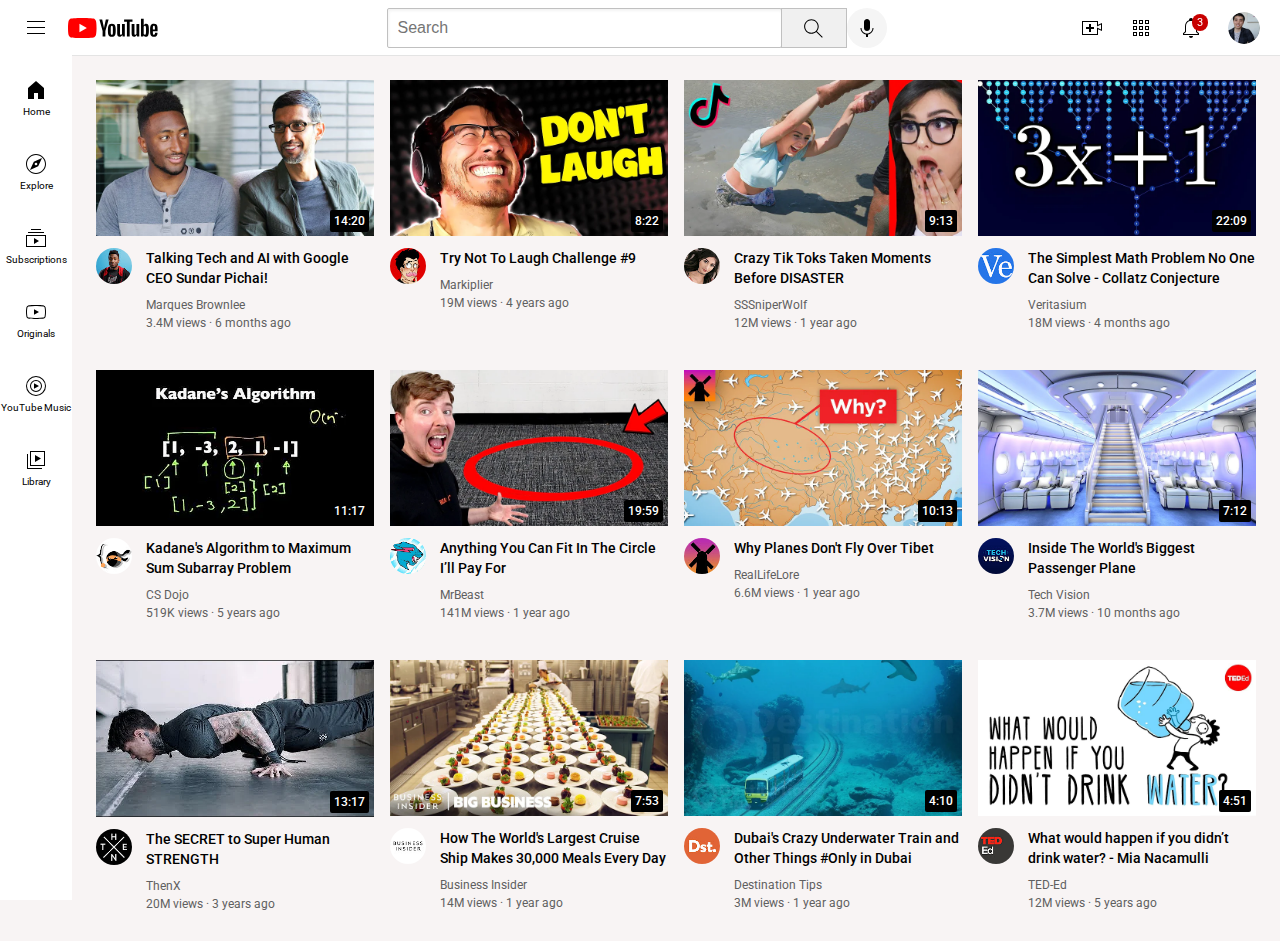
<file: index.html>
<!DOCTYPE html>
<html>
  <head>
    <title>YouTube.com</title>
    <link rel="preconnect" href="https://fonts.googleapis.com">
    <link rel="preconnect" href="https://fonts.gstatic.com" crossorigin>
    <link href="https://fonts.googleapis.com/css2?family=Roboto:ital,wght@0,100..900;1,100..900&display=swap" rel="stylesheet">
    <link rel="stylesheet" href="styles/general.css">
    <link rel="stylesheet" href="styles/header.css">
    <link rel="stylesheet" href="styles/video.css">
    <link rel="stylesheet" href="styles/sidebar.css">
  </head>

  <body>
    <header class="header">
      <div class="left-section">
        <img class="hamburger-menu" src="icons/hamburger-menu.svg">
        <img class="youtube-logo" src="icons/youtube-logo.svg">
      </div>
      <div class="middle-section">
        <input class="search-bar" type="text" placeholder="Search">
        <button class="search-button">
          <img class="search-icon" src="icons/search.svg">
          <div class="tooltip">Search</div>
        </button>
        <button class="voice-search-button">
          <img class="voice-search-icon" src="icons/voice-search-icon.svg">
          <div class="tooltip">Search with your voice</div>
        </button>
      </div>
      <div class="right-section">
        <div class="upload-icon-container">
          <img class="upload-icon" src="icons/upload.svg">
          <div class="tooltip">Create</div>
        </div>
        <div class="youtube-apps-icon-container">
          <img class="youtube-apps-icon" src="icons/youtube-apps.svg">
          <div class="tooltip">YouTube Apps</div>
        </div>
        
        <div class="notifications-icon-container">
          <img class="notifications-icon" src="icons/notifications.svg">
          <div class="notifications-count">3</div>
          <div class="tooltip">Notifications</div>
        </div>
        <img class="current-user-picture" src="channel-pictures/my-channel.jpeg">
      </div>
    </header>

    <nav class="sidebar">
      <div class="sidebar-link">
        <img src="icons/home.svg">
        <div>Home</div>
      </div>
      <div class="sidebar-link">
        <img src="icons/explore.svg">
        <div>Explore</div>
      </div>
      <div class="sidebar-link">
        <img src="icons/subscriptions.svg">
        <div>Subscriptions</div>
      </div>
      <div class="sidebar-link">
        <img src="icons/originals.svg">
        <div>Originals</div>
      </div>
      <div class="sidebar-link">
        <img src="icons/youtube-music.svg">
        <div>YouTube Music</div>
      </div>
      <div class="sidebar-link">
        <img src="icons/library.svg">
        <div>Library</div>
      </div>
    </nav>
    
    <main>
      <section class="video-grid">
        <div class="video-preview">
          <div class="thumbnail-row">
            <img class="thumbnail" src="thumbnails/thumbnail-1.webp">
            <div class="video-time">14:20</div>
          </div>
          <div class="video-info-grid">
            <div class="channel-picture">
              <img class="profile-picture" src="channel-pictures/channel-1.jpeg">
            </div>
            <div class="video-info">
              <p class="video-title">Talking Tech and AI with Google CEO Sundar Pichai!</p>
              <p class="video-author">Marques Brownlee</p>
              <p class="video-stats">3.4M views &#183; 6 months ago</p>
            </div>       
          </div>
        </div>
  
        <div class="video-preview">
          <div class="thumbnail-row">
            <img class="thumbnail" src="thumbnails/thumbnail-2.webp">
            <div class="video-time">8:22</div>
          </div>
          <div class="video-info-grid">
            <div class="channel-picture">
              <img class="profile-picture" src="channel-pictures/channel-2.jpeg">
            </div>
            <div class="video-info">
              <p class="video-title">Try Not To Laugh Challenge #9</p>
              <p class="video-author">Markiplier</p>
              <p class="video-stats">19M views &#183; 4 years ago</p>
            </div>       
          </div>
        </div>
  
        <div class="video-preview">
          <div class="thumbnail-row">
            <img class="thumbnail" src="thumbnails/thumbnail-3.webp">
            <div class="video-time">9:13</div>
          </div>
          <div class="video-info-grid">
            <div class="channel-picture">
              <img class="profile-picture" src="channel-pictures/channel-3.jpeg">
            </div>
            <div class="video-info">
              <p class="video-title">Crazy Tik Toks Taken Moments Before DISASTER</p>
              <p class="video-author">SSSniperWolf</p>
              <p class="video-stats">12M views &#183; 1 year ago</p>
            </div>       
          </div>
        </div>
  
        <div class="video-preview">
          <div class="thumbnail-row">
            <img class="thumbnail" src="thumbnails/thumbnail-4.webp">
            <div class="video-time">22:09</div>
          </div>
          <div class="video-info-grid">
            <div class="channel-picture">
              <img class="profile-picture" src="channel-pictures/channel-4.jpeg">
            </div>
            <div class="video-info">
              <p class="video-title">The Simplest Math Problem No One Can Solve - Collatz Conjecture</p>
              <p class="video-author">Veritasium</p>
              <p class="video-stats">18M views &#183; 4 months ago</p>
            </div>       
          </div>
        </div>
  
        <div class="video-preview">
          <div class="thumbnail-row">
            <img class="thumbnail" src="thumbnails/thumbnail-5.webp">
            <div class="video-time">11:17</div>
          </div>
          <div class="video-info-grid">
            <div class="channel-picture">
              <img class="profile-picture" src="channel-pictures/channel-5.jpeg">
            </div>
            <div class="video-info">
              <p class="video-title">Kadane's Algorithm to Maximum Sum Subarray Problem</p>
              <p class="video-author">CS Dojo</p>
              <p class="video-stats">519K views &#183; 5 years ago</p>
            </div>       
          </div>
        </div>
  
        <div class="video-preview">
          <div class="thumbnail-row">
            <img class="thumbnail" src="thumbnails/thumbnail-6.webp">
            <div class="video-time">19:59</div>
          </div>
          <div class="video-info-grid">
            <div class="channel-picture">
              <img class="profile-picture" src="channel-pictures/channel-6.jpeg">
            </div>
            <div class="video-info">
              <p class="video-title">Anything You Can Fit In The Circle I’ll Pay For</p>
              <p class="video-author">MrBeast</p>
              <p class="video-stats">141M views &#183; 1 year ago</p>
            </div>       
          </div>
        </div>

        <div class="video-preview">
          <div class="thumbnail-row">
            <img class="thumbnail" src="thumbnails/thumbnail-7.webp">
            <div class="video-time">10:13</div>
          </div>
          <div class="video-info-grid">
            <div class="channel-picture">
              <img class="profile-picture" src="channel-pictures/channel-7.jpeg">
            </div>
            <div class="video-info">
              <p class="video-title">Why Planes Don't Fly Over Tibet</p>
              <p class="video-author">RealLifeLore</p>
              <p class="video-stats">6.6M views &#183; 1 year ago</p>
            </div>       
          </div>
        </div>

        <div class="video-preview">
          <div class="thumbnail-row">
            <img class="thumbnail" src="thumbnails/thumbnail-8.webp">
            <div class="video-time">7:12</div>
          </div>
          <div class="video-info-grid">
            <div class="channel-picture">
              <img class="profile-picture" src="channel-pictures/channel-8.jpeg">
            </div>
            <div class="video-info">
              <p class="video-title">Inside The World's Biggest Passenger Plane</p>
              <p class="video-author">Tech Vision</p>
              <p class="video-stats">3.7M views &#183; 10 months ago</p>
            </div>       
          </div>
        </div>

        <div class="video-preview">
          <div class="thumbnail-row">
            <img class="thumbnail" src="thumbnails/thumbnail-9.webp">
            <div class="video-time">13:17</div>
          </div>
          <div class="video-info-grid">
            <div class="channel-picture">
              <img class="profile-picture" src="channel-pictures/channel-9.jpeg">
            </div>
            <div class="video-info">
              <p class="video-title">The SECRET to Super Human STRENGTH</p>
              <p class="video-author">ThenX</p>
              <p class="video-stats">20M views &#183; 3 years ago</p>
            </div>       
          </div>
        </div>

        <div class="video-preview">
          <div class="thumbnail-row">
            <img class="thumbnail" src="thumbnails/thumbnail-10.webp">
            <div class="video-time">7:53</div>
          </div>
          <div class="video-info-grid">
            <div class="channel-picture">
              <img class="profile-picture" src="channel-pictures/channel-10.jpeg">
            </div>
            <div class="video-info">
              <p class="video-title">How The World's Largest Cruise Ship Makes 30,000 Meals Every Day</p>
              <p class="video-author">Business Insider</p>
              <p class="video-stats">14M views &#183; 1 year ago</p>
            </div>       
          </div>
        </div>

        <div class="video-preview">
          <div class="thumbnail-row">
            <img class="thumbnail" src="thumbnails/thumbnail-11.webp">
            <div class="video-time">4:10</div>
          </div>
          <div class="video-info-grid">
            <div class="channel-picture">
              <img class="profile-picture" src="channel-pictures/channel-11.jpeg">
            </div>
            <div class="video-info">
              <p class="video-title">Dubai's Crazy Underwater Train and Other Things #Only in Dubai</p>
              <p class="video-author">Destination Tips</p>
              <p class="video-stats">3M views &#183; 1 year ago</p>
            </div>       
          </div>
        </div>

        <div class="video-preview">
          <div class="thumbnail-row">
            <img class="thumbnail" src="thumbnails/thumbnail-12.webp">
            <div class="video-time">4:51</div>
          </div>
          <div class="video-info-grid">
            <div class="channel-picture">
              <img class="profile-picture" src="channel-pictures/channel-12.jpeg">
            </div>
            <div class="video-info">
              <p class="video-title">What would happen if you didn’t drink water? - Mia Nacamulli</p>
              <p class="video-author">TED-Ed</p>
              <p class="video-stats">12M views &#183; 5 years ago</p>
            </div>       
          </div>
        </div>
      </section>
    </main>
  </body>
</html>
</file>
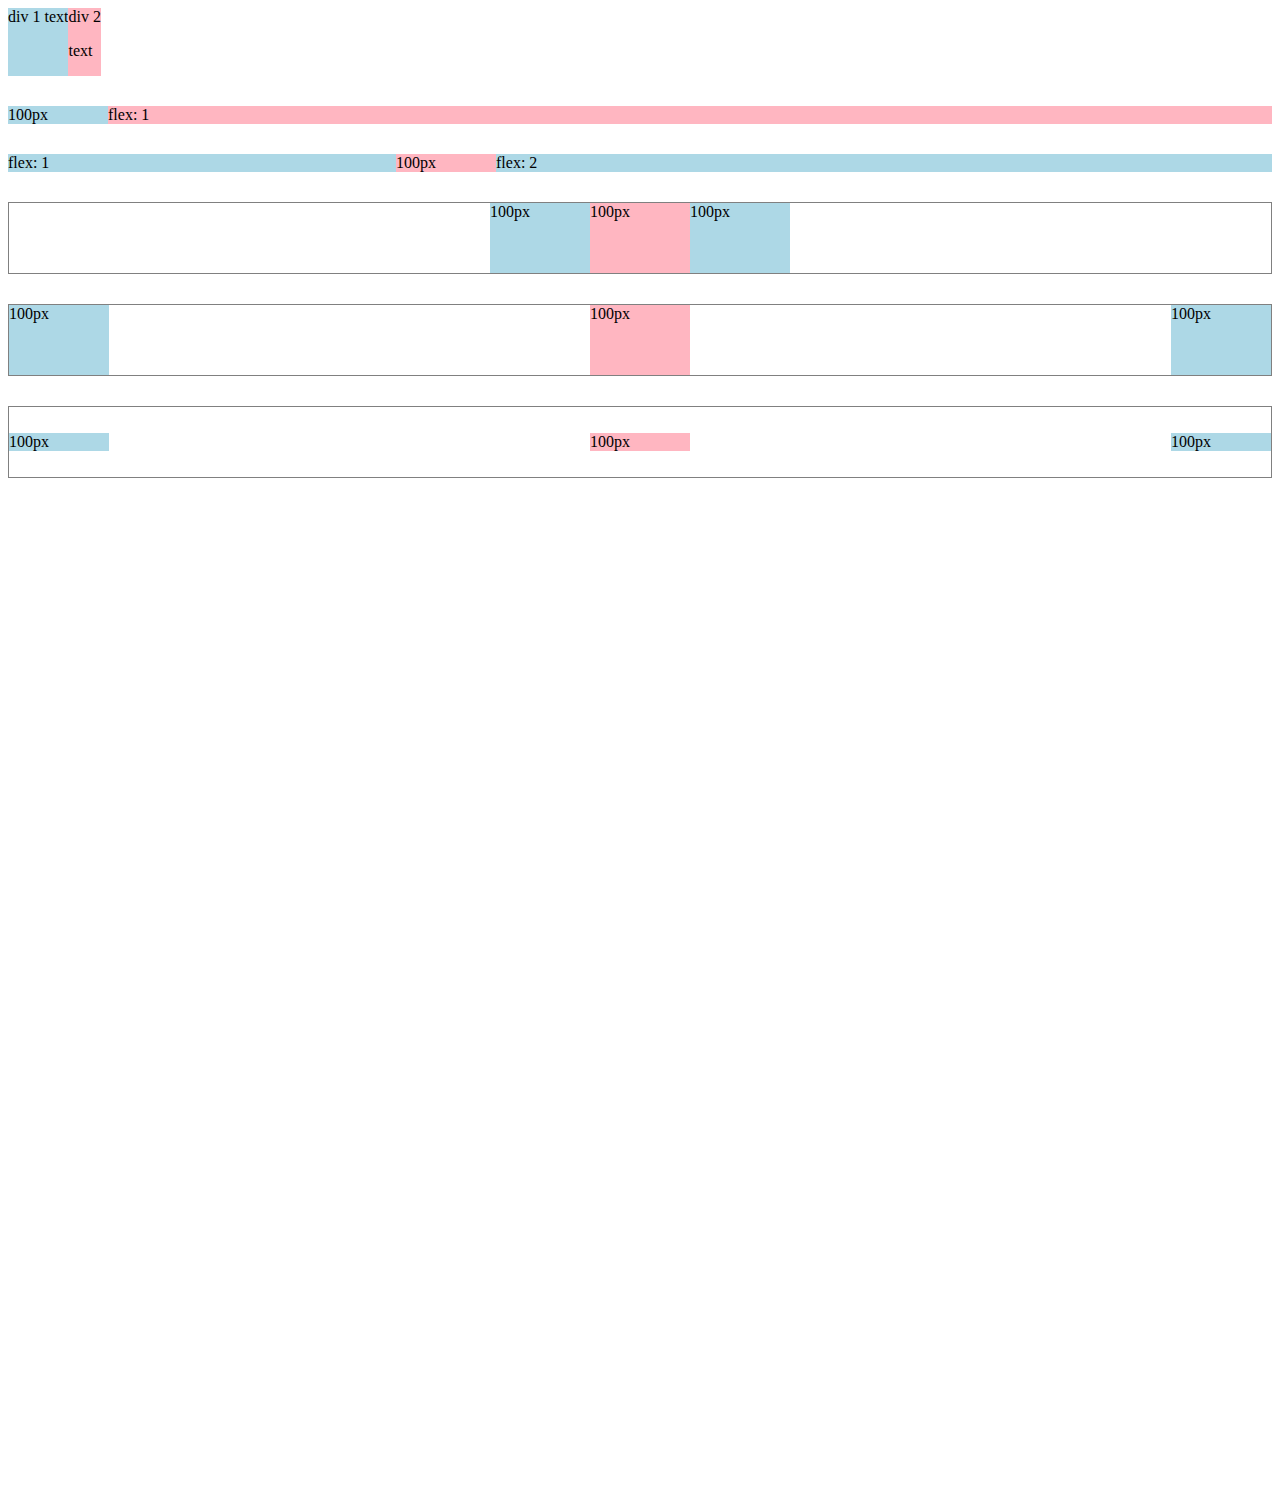
<file: flexbox.html>
<!DOCTYPE html>
<html>
  <head>
    <title>Flexbox Practice</title>
  </head>
  <body style="padding-bottom: 1000px;">
    <div style="display: flex;
    flex-direction: row;">
      <div style="background-color: lightblue;">div 1 text</div>
      <div style="background-color: lightpink;">div 2 <p>text</p></div>
    </div>

    <div style="display: flex;
    flex-direction: row;
    margin-top: 30px;">
      <div style="background-color: lightblue;
      width: 100px;">100px</div>
      <div style="background-color: lightpink;
      flex: 1;">flex: 1</div>
    </div>

    <div style="display: flex;
    flex-direction: row;
    margin-top: 30px;">
      <div style="background-color: lightblue;
      flex: 1;">flex: 1</div>
      <div style="background-color: lightpink;
      width: 100px;">100px</div>
      <div style="background-color: lightblue;
      flex: 2;">flex: 2</div>
    </div>

    <div style="display: flex;
    flex-direction: row;
    margin-top: 30px;
    height: 70px;
    border: 1px;
    border-style: solid;
    border-color: gray;
    justify-content: center;">
      <div style="background-color: lightblue;
      width: 100px;">100px</div>
      <div style="background-color: lightpink;
      width: 100px;">100px</div>
      <div style="background-color: lightblue;
      width: 100px;">100px</div>
    </div>

    <div style="display: flex;
    flex-direction: row;
    margin-top: 30px;
    height: 70px;
    border: 1px;
    border-style: solid;
    border-color: gray;
    justify-content: space-between;">
      <div style="background-color: lightblue;
      width: 100px;">100px</div>
      <div style="background-color: lightpink;
      width: 100px;">100px</div>
      <div style="background-color: lightblue;
      width: 100px;">100px</div>
    </div>

    <div style="display: flex;
    flex-direction: row;
    margin-top: 30px;
    height: 70px;
    border: 1px;
    border-style: solid;
    border-color: gray;
    justify-content: space-between;
    align-items: center;">
      <div style="background-color: lightblue;
      width: 100px;">100px</div>
      <div style="background-color: lightpink;
      width: 100px;">100px</div>
      <div style="background-color: lightblue;
      width: 100px;">100px</div>
    </div>
  </body>
</html
</file>
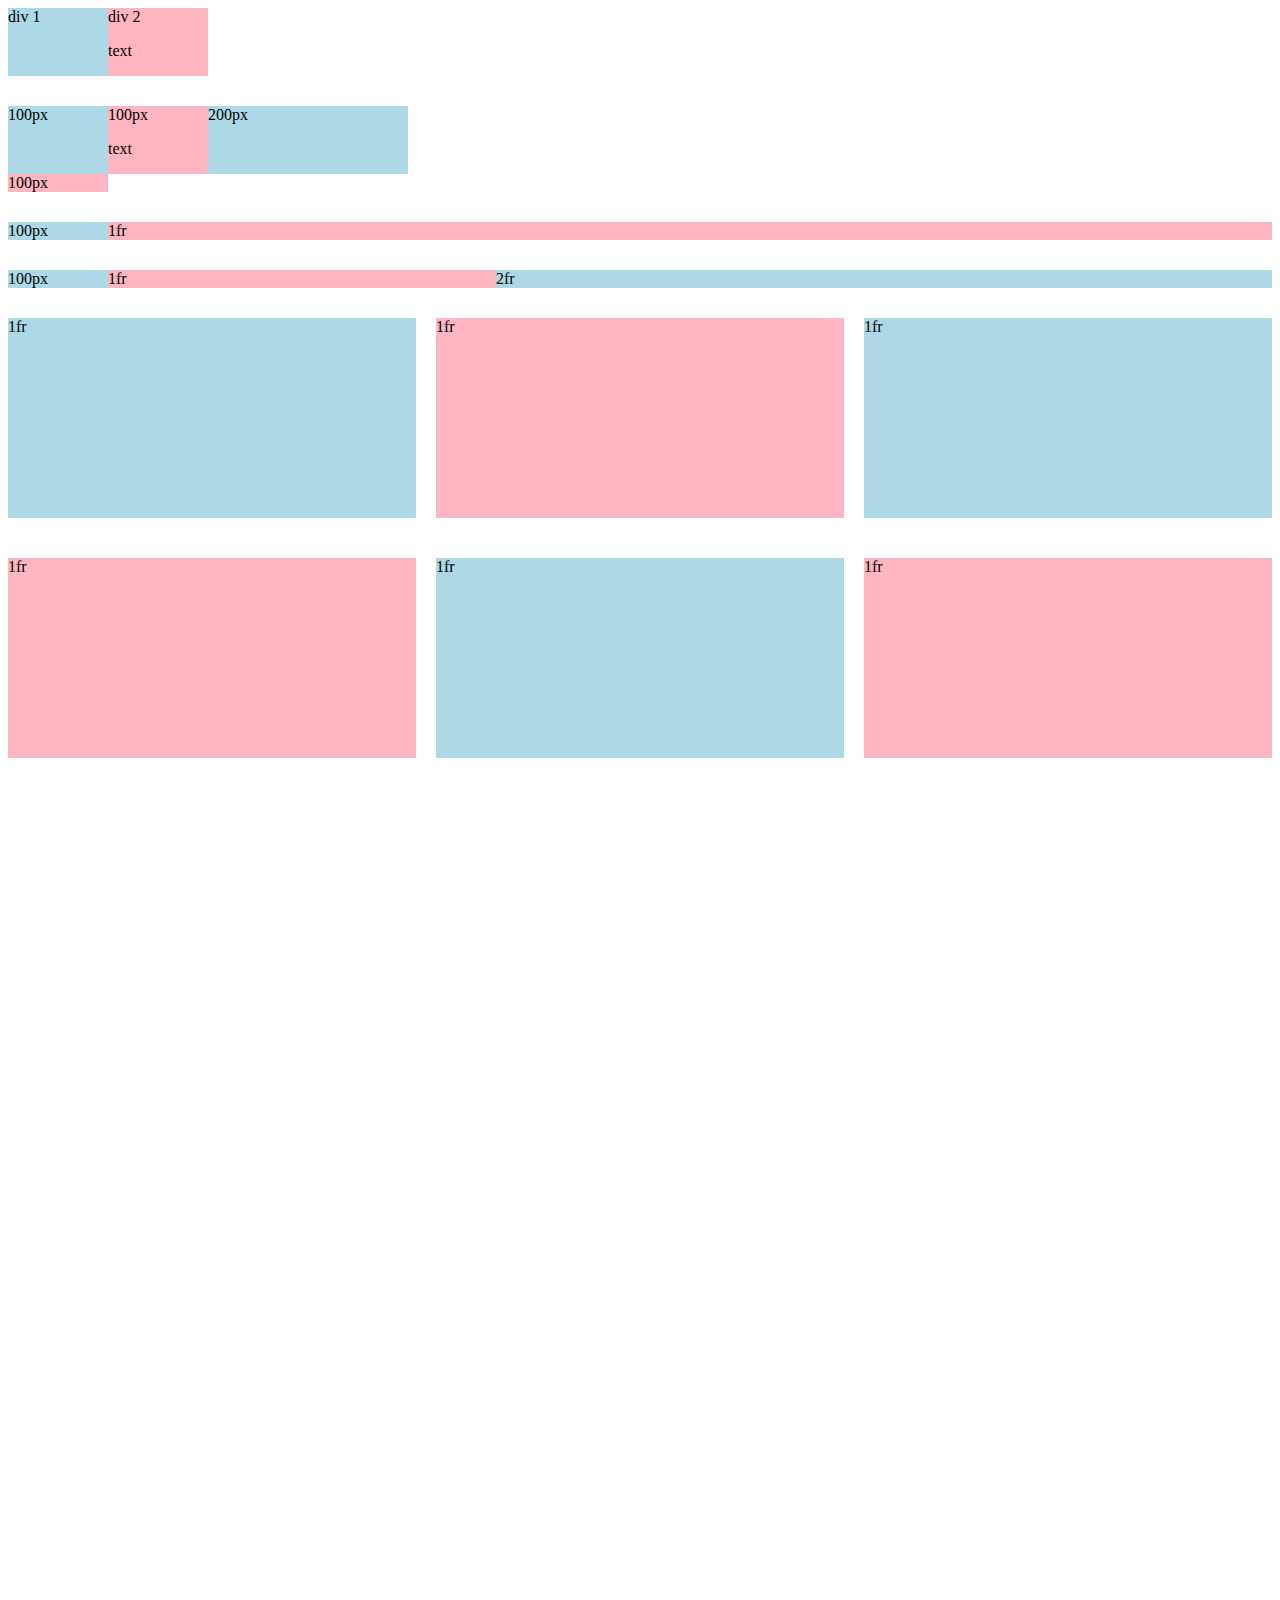
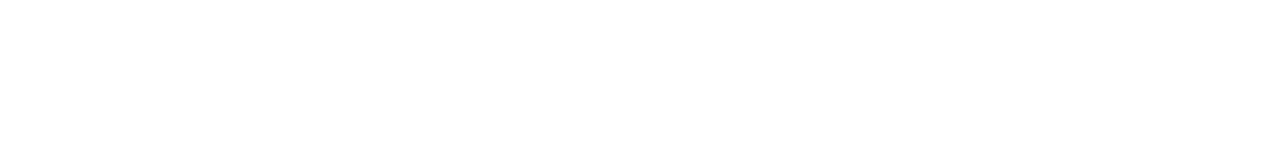
<file: grid.html>
<!DOCTYPE html>
<html>
  <head>
    <title>Grid Practice</title>
  </head>
  <body style="padding-bottom: 1000px;">
    <div style="
      display: grid;
    	grid-template-columns: 100px 100px;
    ">
      <div style="background-color: lightblue;">div 1</div>
      <div style="background-color: lightpink;">div 2<p>text</p></div>
    </div>

    <div style="
      margin-top: 30px;
      display: grid;
    	grid-template-columns: 100px 100px 200px;
    ">
      <div style="background-color: lightblue;">100px</div>
      <div style="background-color: lightpink;">100px<p>text</p></div>
      <div style="background-color: lightblue;">200px</div>
      <div style="background-color: lightpink;">100px</div>
    </div>

    <div style="
      margin-top: 30px;
      display: grid;
    	grid-template-columns: 100px 1fr;
    ">
      <div style="background-color: lightblue;">100px</div>
      <div style="background-color: lightpink;">1fr</div>
    </div>

    <div style="
      margin-top: 30px;
      display: grid;
    	grid-template-columns: 100px 1fr 2fr;
    ">
      <div style="background-color: lightblue;">100px</div>
      <div style="background-color: lightpink;">1fr</div>
      <div style="background-color: lightblue;">2fr</div>
    </div>

    <div style="
      margin-top: 30px;
      display: grid;
    	grid-template-columns: 1fr 1fr 1fr;
      column-gap: 20px;
      row-gap: 40px;
    ">
      <div style="background-color: lightblue; height: 200px;">1fr</div>
      <div style="background-color: lightpink; height: 200px;">1fr</div>
      <div style="background-color: lightblue; height: 200px;">1fr</div>
      <div style="background-color: lightpink; height: 200px;">1fr</div>
      <div style="background-color: lightblue; height: 200px;">1fr</div>
      <div style="background-color: lightpink; height: 200px;">1fr</div>
    </div>
  </body>
</html>
</file>
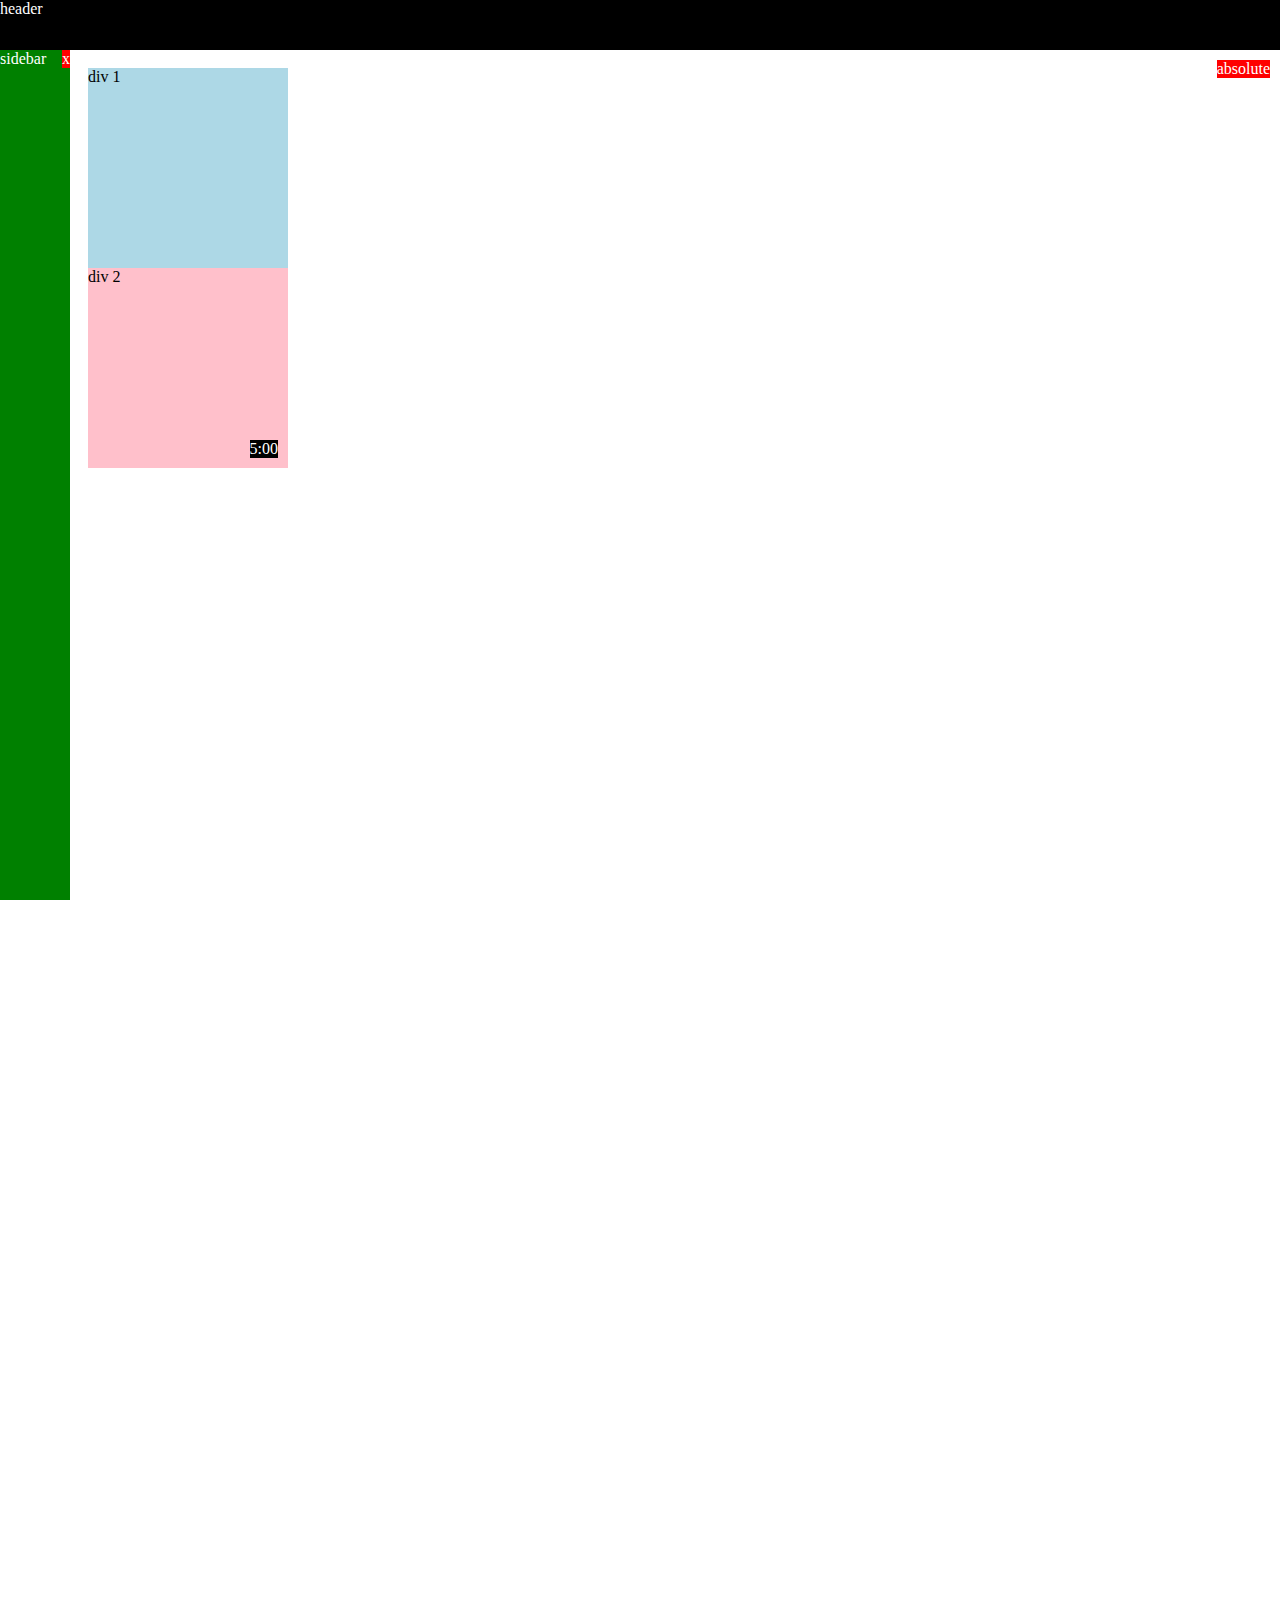
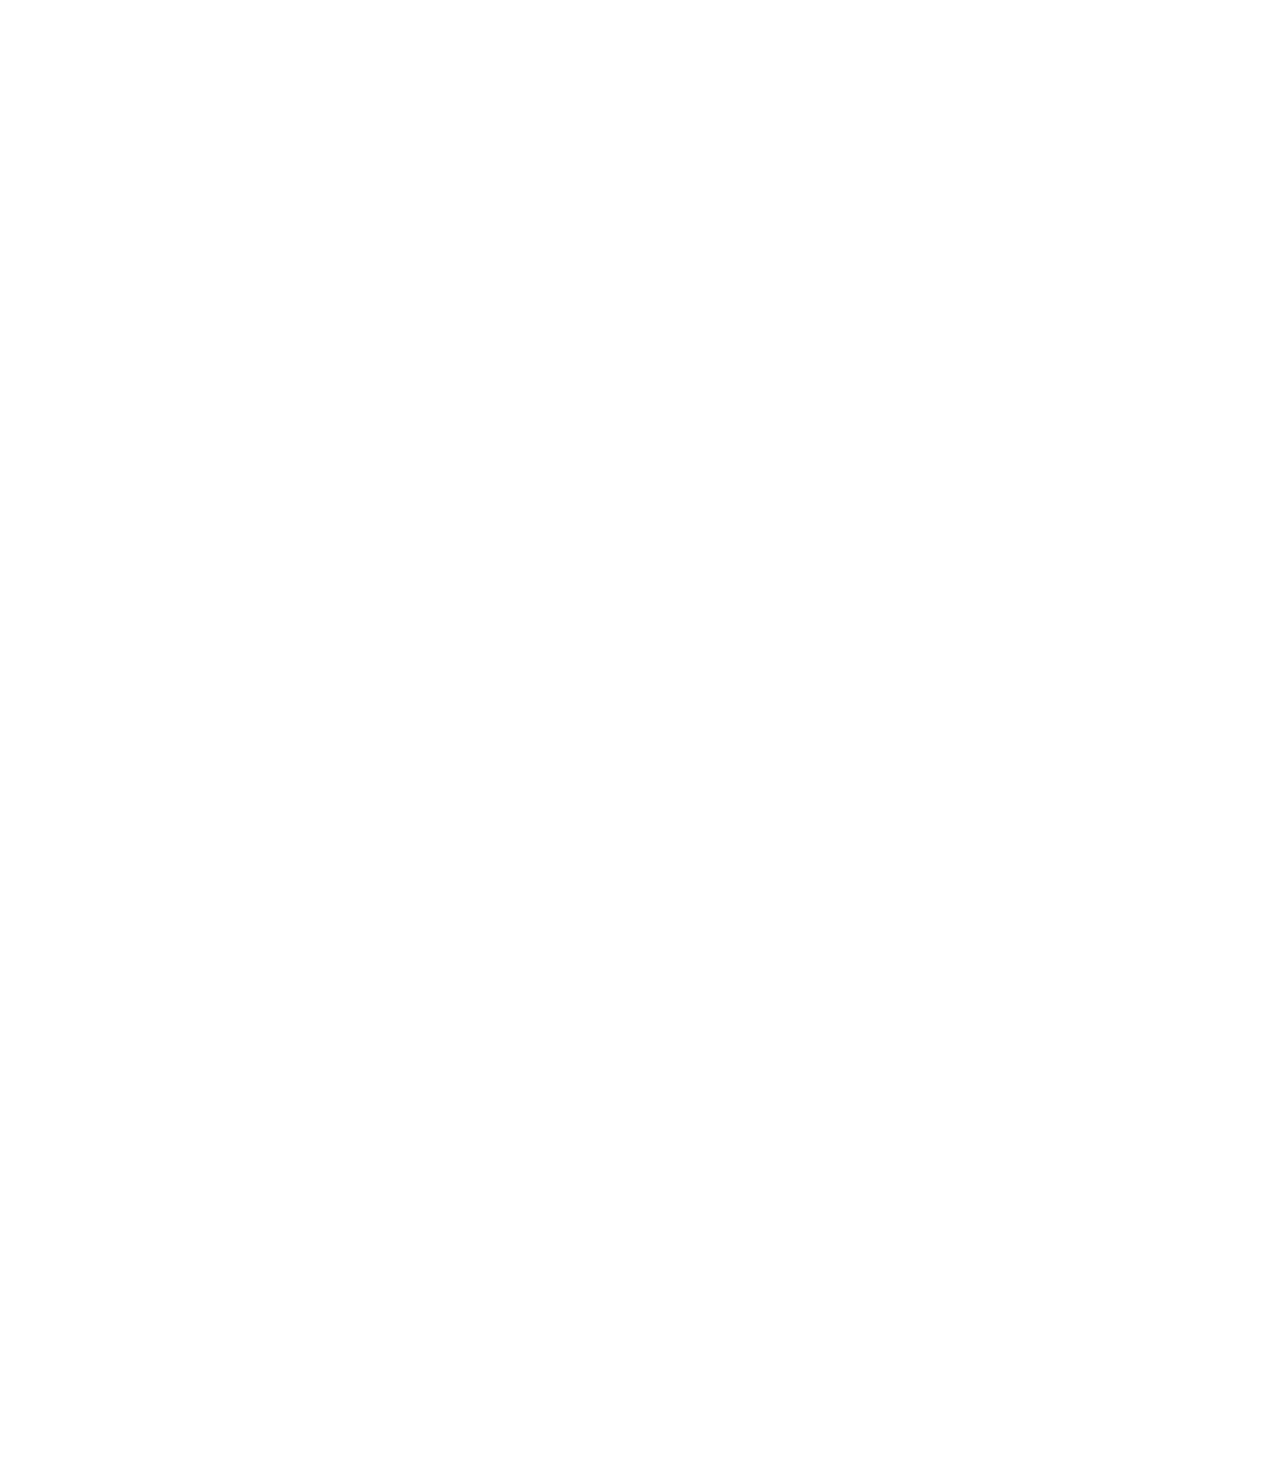
<file: position.html>
<!DOCTYPE html>
<html>
    <head>
        <title>Position Practice</title>
    </head>
    <body style="
        height: 3000px;
        padding-top: 60px;
        padding-left: 80px;
    ">
        <div style="
            background-color: black;
            color: white;
            position: fixed;
            top: 0;
            left: 0;
            right: 0;
            height: 50px;
            z-index: 100;
        ">
            header
        </div>
        <div style="
            background-color: green;
            color: white;
            position: fixed;
            top: 50px;
            left: 0;
            bottom: 0;
            width: 70px;
        ">
            sidebar
            <div style="
                position: absolute; 
                background-color: red;
                color: white;
                right: 0;
                top: 0;
            ">
                x
            </div>
        </div>
        <!--of the page-->
        <div style="
            position: absolute; 
            background-color: red;
            color: white;
            right: 10px;
            top: 60px;
        ">
            absolute
        </div>
        <div style="
            background-color: lightblue;
            height: 200px;
            width: 200px;
            position: static;
        ">div 1</div>
        <div style="
            background-color: pink;
            height: 200px;
            width: 200px;
            position: relative;
        ">
            div 2
            <div style="
                position: absolute; 
                background-color: black;
                color: white;
                bottom: 10px;
                right: 10px;
            ">
                5:00
            </div>
        </div>
    </body>
</html>
</file>
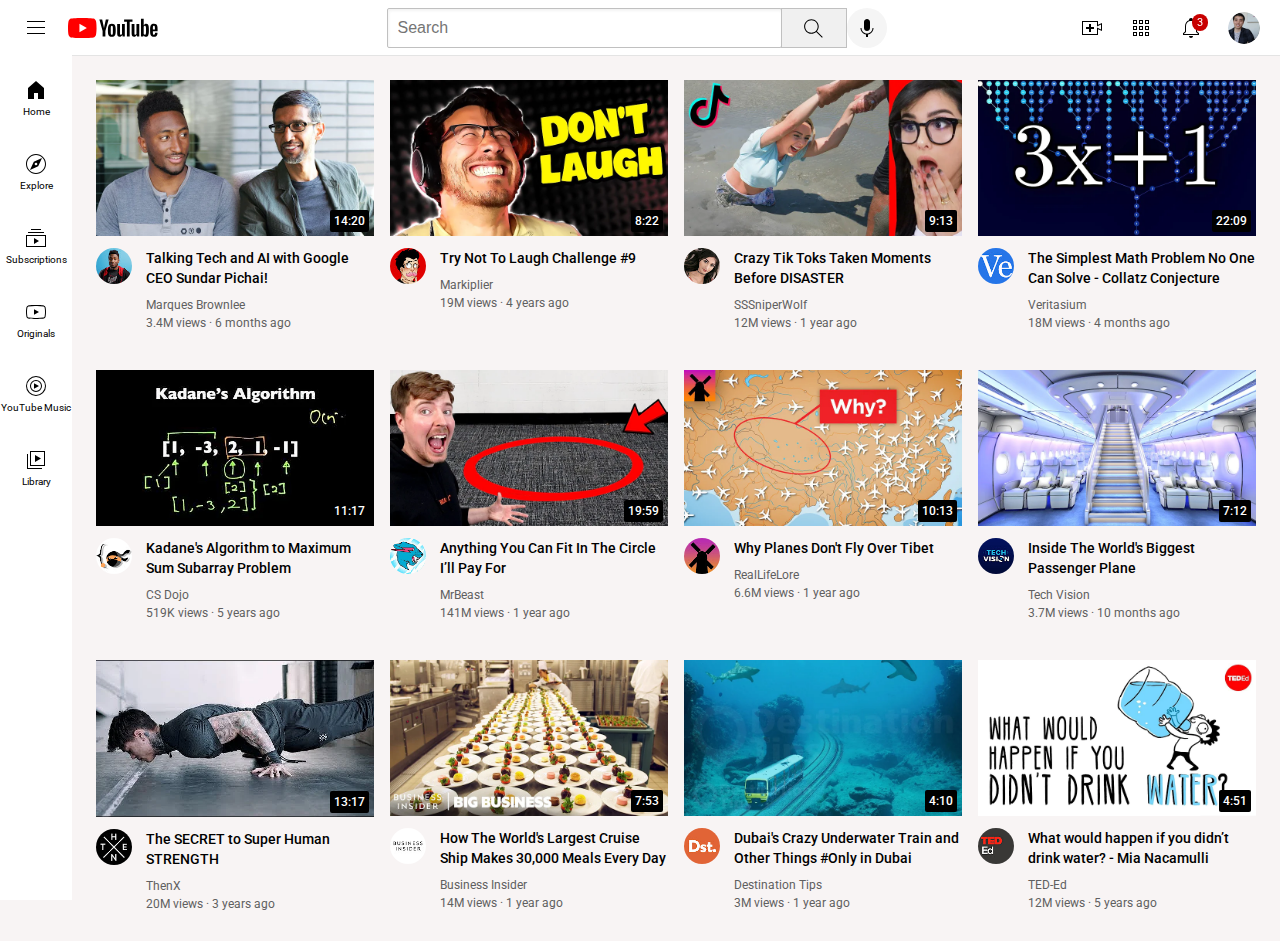
<file: youtube.html>
<!DOCTYPE html>
<html>
  <head>
    <title>YouTube.com</title>
    <link rel="preconnect" href="https://fonts.googleapis.com">
    <link rel="preconnect" href="https://fonts.gstatic.com" crossorigin>
    <link href="https://fonts.googleapis.com/css2?family=Roboto:ital,wght@0,100..900;1,100..900&display=swap" rel="stylesheet">
    <link rel="stylesheet" href="styles/general.css">
    <link rel="stylesheet" href="styles/header.css">
    <link rel="stylesheet" href="styles/video.css">
    <link rel="stylesheet" href="styles/sidebar.css">
  </head>

  <body>
    <header class="header">
      <div class="left-section">
        <img class="hamburger-menu" src="icons/hamburger-menu.svg">
        <img class="youtube-logo" src="icons/youtube-logo.svg">
      </div>
      <div class="middle-section">
        <input class="search-bar" type="text" placeholder="Search">
        <button class="search-button">
          <img class="search-icon" src="icons/search.svg">
          <div class="tooltip">Search</div>
        </button>
        <button class="voice-search-button">
          <img class="voice-search-icon" src="icons/voice-search-icon.svg">
          <div class="tooltip">Search with your voice</div>
        </button>
      </div>
      <div class="right-section">
        <div class="upload-icon-container">
          <img class="upload-icon" src="icons/upload.svg">
          <div class="tooltip">Create</div>
        </div>
        <div class="youtube-apps-icon-container">
          <img class="youtube-apps-icon" src="icons/youtube-apps.svg">
          <div class="tooltip">YouTube Apps</div>
        </div>
        
        <div class="notifications-icon-container">
          <img class="notifications-icon" src="icons/notifications.svg">
          <div class="notifications-count">3</div>
          <div class="tooltip">Notifications</div>
        </div>
        <img class="current-user-picture" src="channel-pictures/my-channel.jpeg">
      </div>
    </header>

    <nav class="sidebar">
      <div class="sidebar-link">
        <img src="icons/home.svg">
        <div>Home</div>
      </div>
      <div class="sidebar-link">
        <img src="icons/explore.svg">
        <div>Explore</div>
      </div>
      <div class="sidebar-link">
        <img src="icons/subscriptions.svg">
        <div>Subscriptions</div>
      </div>
      <div class="sidebar-link">
        <img src="icons/originals.svg">
        <div>Originals</div>
      </div>
      <div class="sidebar-link">
        <img src="icons/youtube-music.svg">
        <div>YouTube Music</div>
      </div>
      <div class="sidebar-link">
        <img src="icons/library.svg">
        <div>Library</div>
      </div>
    </nav>
    
    <main>
      <section class="video-grid">
        <div class="video-preview">
          <div class="thumbnail-row">
            <img class="thumbnail" src="thumbnails/thumbnail-1.webp">
            <div class="video-time">14:20</div>
          </div>
          <div class="video-info-grid">
            <div class="channel-picture">
              <img class="profile-picture" src="channel-pictures/channel-1.jpeg">
            </div>
            <div class="video-info">
              <p class="video-title">Talking Tech and AI with Google CEO Sundar Pichai!</p>
              <p class="video-author">Marques Brownlee</p>
              <p class="video-stats">3.4M views &#183; 6 months ago</p>
            </div>       
          </div>
        </div>
  
        <div class="video-preview">
          <div class="thumbnail-row">
            <img class="thumbnail" src="thumbnails/thumbnail-2.webp">
            <div class="video-time">8:22</div>
          </div>
          <div class="video-info-grid">
            <div class="channel-picture">
              <img class="profile-picture" src="channel-pictures/channel-2.jpeg">
            </div>
            <div class="video-info">
              <p class="video-title">Try Not To Laugh Challenge #9</p>
              <p class="video-author">Markiplier</p>
              <p class="video-stats">19M views &#183; 4 years ago</p>
            </div>       
          </div>
        </div>
  
        <div class="video-preview">
          <div class="thumbnail-row">
            <img class="thumbnail" src="thumbnails/thumbnail-3.webp">
            <div class="video-time">9:13</div>
          </div>
          <div class="video-info-grid">
            <div class="channel-picture">
              <img class="profile-picture" src="channel-pictures/channel-3.jpeg">
            </div>
            <div class="video-info">
              <p class="video-title">Crazy Tik Toks Taken Moments Before DISASTER</p>
              <p class="video-author">SSSniperWolf</p>
              <p class="video-stats">12M views &#183; 1 year ago</p>
            </div>       
          </div>
        </div>
  
        <div class="video-preview">
          <div class="thumbnail-row">
            <img class="thumbnail" src="thumbnails/thumbnail-4.webp">
            <div class="video-time">22:09</div>
          </div>
          <div class="video-info-grid">
            <div class="channel-picture">
              <img class="profile-picture" src="channel-pictures/channel-4.jpeg">
            </div>
            <div class="video-info">
              <p class="video-title">The Simplest Math Problem No One Can Solve - Collatz Conjecture</p>
              <p class="video-author">Veritasium</p>
              <p class="video-stats">18M views &#183; 4 months ago</p>
            </div>       
          </div>
        </div>
  
        <div class="video-preview">
          <div class="thumbnail-row">
            <img class="thumbnail" src="thumbnails/thumbnail-5.webp">
            <div class="video-time">11:17</div>
          </div>
          <div class="video-info-grid">
            <div class="channel-picture">
              <img class="profile-picture" src="channel-pictures/channel-5.jpeg">
            </div>
            <div class="video-info">
              <p class="video-title">Kadane's Algorithm to Maximum Sum Subarray Problem</p>
              <p class="video-author">CS Dojo</p>
              <p class="video-stats">519K views &#183; 5 years ago</p>
            </div>       
          </div>
        </div>
  
        <div class="video-preview">
          <div class="thumbnail-row">
            <img class="thumbnail" src="thumbnails/thumbnail-6.webp">
            <div class="video-time">19:59</div>
          </div>
          <div class="video-info-grid">
            <div class="channel-picture">
              <img class="profile-picture" src="channel-pictures/channel-6.jpeg">
            </div>
            <div class="video-info">
              <p class="video-title">Anything You Can Fit In The Circle I’ll Pay For</p>
              <p class="video-author">MrBeast</p>
              <p class="video-stats">141M views &#183; 1 year ago</p>
            </div>       
          </div>
        </div>

        <div class="video-preview">
          <div class="thumbnail-row">
            <img class="thumbnail" src="thumbnails/thumbnail-7.webp">
            <div class="video-time">10:13</div>
          </div>
          <div class="video-info-grid">
            <div class="channel-picture">
              <img class="profile-picture" src="channel-pictures/channel-7.jpeg">
            </div>
            <div class="video-info">
              <p class="video-title">Why Planes Don't Fly Over Tibet</p>
              <p class="video-author">RealLifeLore</p>
              <p class="video-stats">6.6M views &#183; 1 year ago</p>
            </div>       
          </div>
        </div>

        <div class="video-preview">
          <div class="thumbnail-row">
            <img class="thumbnail" src="thumbnails/thumbnail-8.webp">
            <div class="video-time">7:12</div>
          </div>
          <div class="video-info-grid">
            <div class="channel-picture">
              <img class="profile-picture" src="channel-pictures/channel-8.jpeg">
            </div>
            <div class="video-info">
              <p class="video-title">Inside The World's Biggest Passenger Plane</p>
              <p class="video-author">Tech Vision</p>
              <p class="video-stats">3.7M views &#183; 10 months ago</p>
            </div>       
          </div>
        </div>

        <div class="video-preview">
          <div class="thumbnail-row">
            <img class="thumbnail" src="thumbnails/thumbnail-9.webp">
            <div class="video-time">13:17</div>
          </div>
          <div class="video-info-grid">
            <div class="channel-picture">
              <img class="profile-picture" src="channel-pictures/channel-9.jpeg">
            </div>
            <div class="video-info">
              <p class="video-title">The SECRET to Super Human STRENGTH</p>
              <p class="video-author">ThenX</p>
              <p class="video-stats">20M views &#183; 3 years ago</p>
            </div>       
          </div>
        </div>

        <div class="video-preview">
          <div class="thumbnail-row">
            <img class="thumbnail" src="thumbnails/thumbnail-10.webp">
            <div class="video-time">7:53</div>
          </div>
          <div class="video-info-grid">
            <div class="channel-picture">
              <img class="profile-picture" src="channel-pictures/channel-10.jpeg">
            </div>
            <div class="video-info">
              <p class="video-title">How The World's Largest Cruise Ship Makes 30,000 Meals Every Day</p>
              <p class="video-author">Business Insider</p>
              <p class="video-stats">14M views &#183; 1 year ago</p>
            </div>       
          </div>
        </div>

        <div class="video-preview">
          <div class="thumbnail-row">
            <img class="thumbnail" src="thumbnails/thumbnail-11.webp">
            <div class="video-time">4:10</div>
          </div>
          <div class="video-info-grid">
            <div class="channel-picture">
              <img class="profile-picture" src="channel-pictures/channel-11.jpeg">
            </div>
            <div class="video-info">
              <p class="video-title">Dubai's Crazy Underwater Train and Other Things #Only in Dubai</p>
              <p class="video-author">Destination Tips</p>
              <p class="video-stats">3M views &#183; 1 year ago</p>
            </div>       
          </div>
        </div>

        <div class="video-preview">
          <div class="thumbnail-row">
            <img class="thumbnail" src="thumbnails/thumbnail-12.webp">
            <div class="video-time">4:51</div>
          </div>
          <div class="video-info-grid">
            <div class="channel-picture">
              <img class="profile-picture" src="channel-pictures/channel-12.jpeg">
            </div>
            <div class="video-info">
              <p class="video-title">What would happen if you didn’t drink water? - Mia Nacamulli</p>
              <p class="video-author">TED-Ed</p>
              <p class="video-stats">12M views &#183; 5 years ago</p>
            </div>       
          </div>
        </div>
      </section>
    </main>
  </body>
</html>
</file>
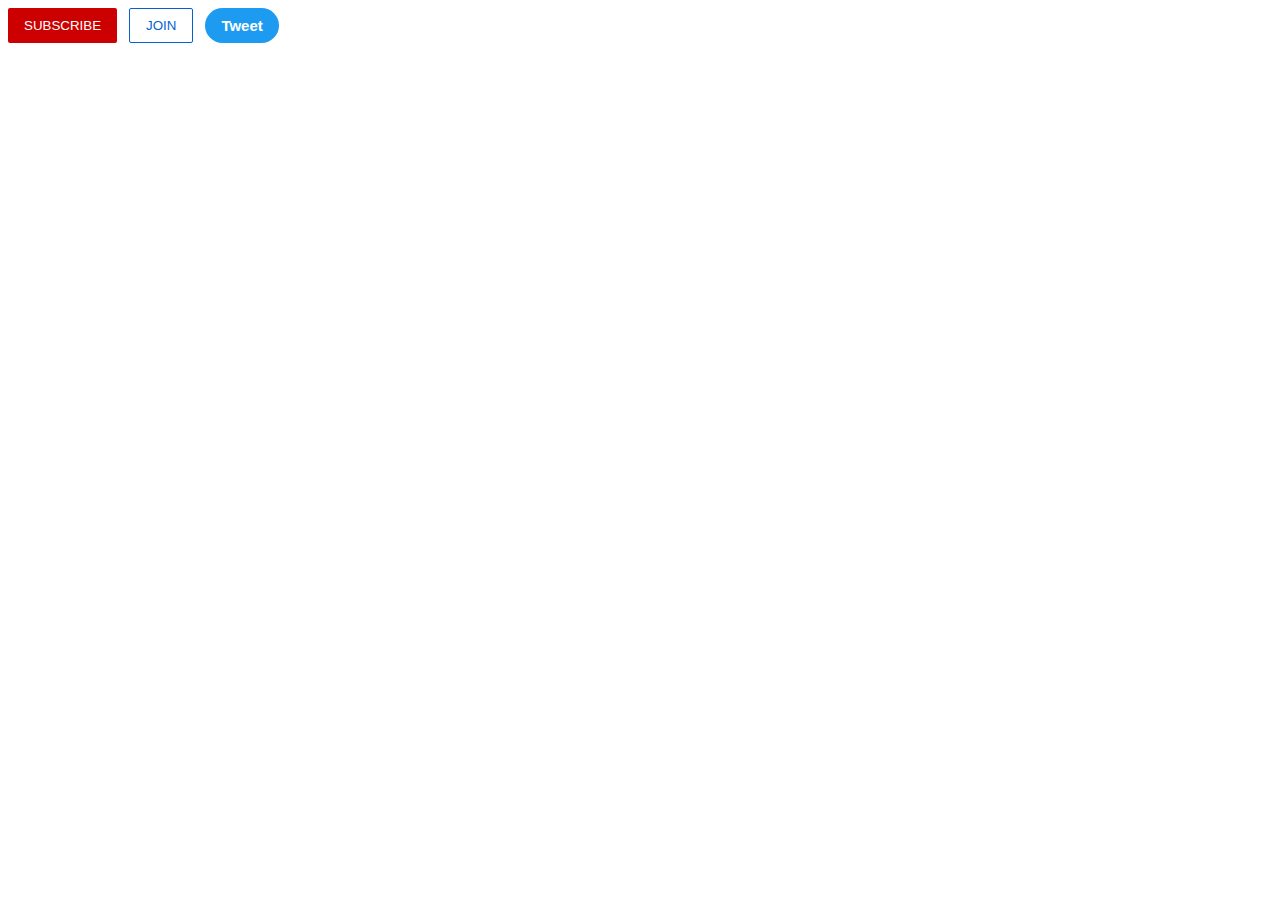
<file: intro-to-html/buttons.html>
<!DOCTYPE html>
<html>
  <head>
    <title>Buttons Practice</title>
    <link rel="stylesheet" href="buttons.css">  
  </head>
  <body>
    <button class="subscribe-button">
      SUBSCRIBE
    </button>
    
    <button class="join-button">
      JOIN
    </button>
    
    <button class="tweet-button">
      Tweet
    </button>
  </body>
</html>
</file>
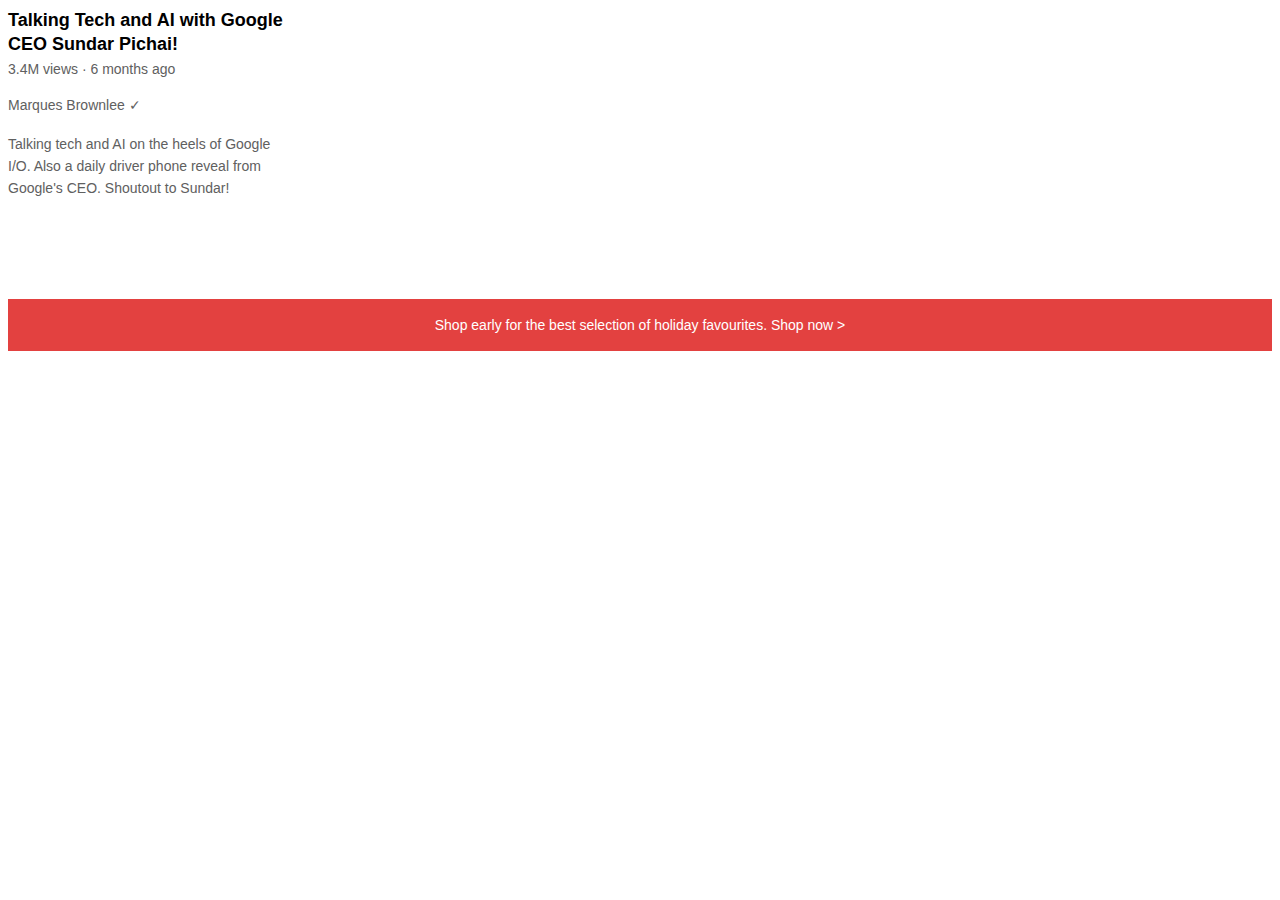
<file: intro-to-html/text.html>
<!DOCTYPE html>
<html>
  <head>
    <title>Text Practice</title>
    <link rel="stylesheet" href="text.css">
  </head>
  <body>
    <p class="video-title">
      Talking Tech and AI with Google CEO Sundar Pichai!
    </p>
    
    <p class="video-stats">
      3.4M views &#183; 6 months ago 
    </p>
    
    <p class="video-author">
      Marques Brownlee &#10003;
    </p>
    
    <p class="video-desc">
      Talking tech and AI on the heels of Google I/O. 
      Also a daily driver phone reveal from Google's CEO. Shoutout to Sundar!
    </p>
    
    <p class="apple-text">
      Shop early for the best selection of holiday favourites. <span class="span-example">Shop now</span> &#62;
    </p>
  </body>
</html>
</file>
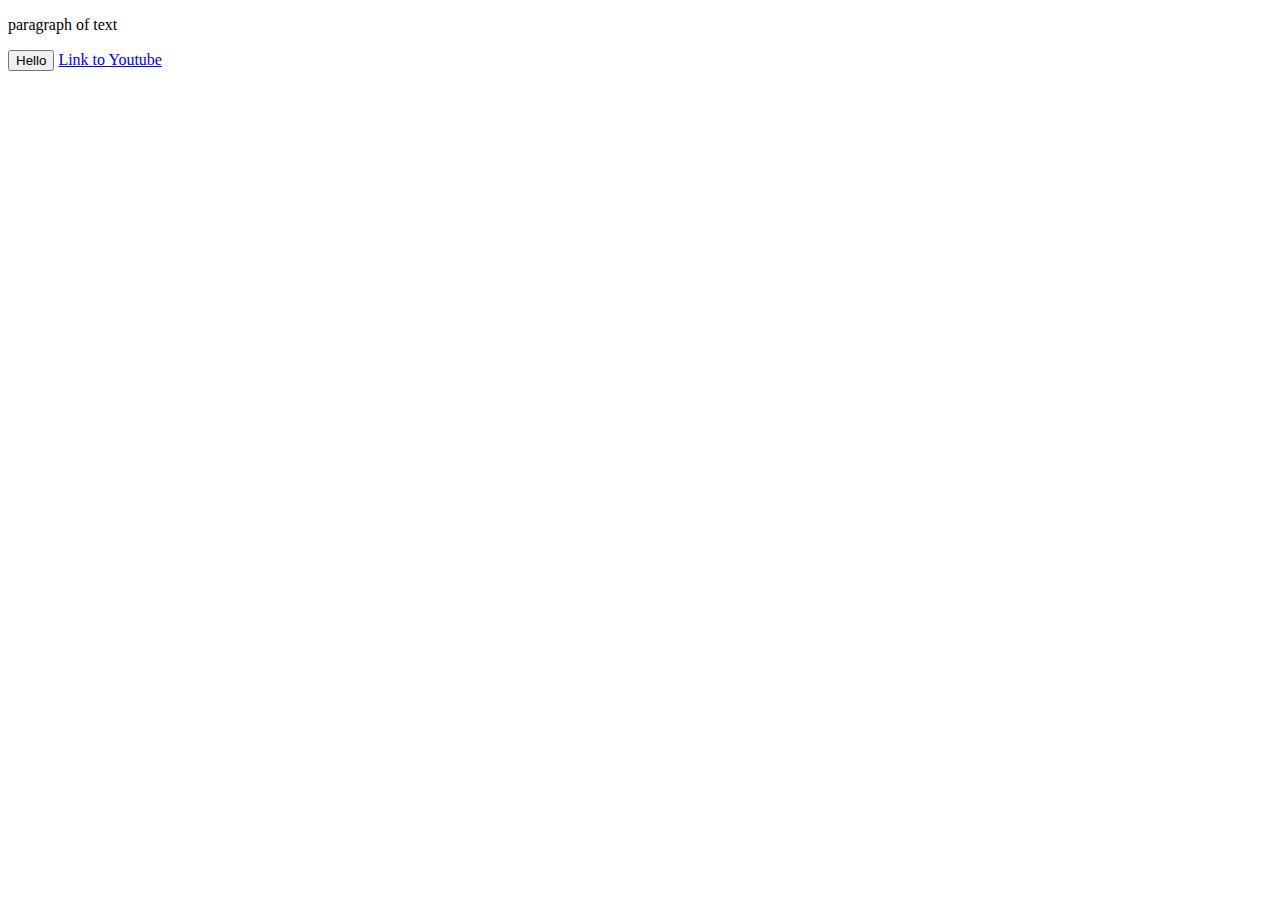
<file: intro-to-html/website.html>
<!DOCTYPE html>
<html>
  <head>
	<title>First Website</title>
  </head>
  <body>
	<p>
		paragraph of text
	</p>
	
	<button>
		Hello
	</button>
	
	<a href="https://www.youtube.com/" target="_blank">
		Link to Youtube
	</a>
  </body>
</html>
</file>
<file: styles/general.css>
p {
  font-family: Roboto, Arial;
  margin-top: 0;
  margin-bottom: 0;
}

body {
  margin: 0;
  padding-top: 80px;
  padding-left: 96px;
  padding-right: 24px;
  padding-bottom: 30px;
  background-color: rgb(248, 244, 244);
  font-family: Roboto, Arial;
}
</file>
<file: styles/header.css>
.header {
    height: 55px;
    display: flex;
    flex-direction: row;
    justify-content: space-between;
    position: fixed;
    top: 0;
    left: 0;
    right: 0;
    z-index: 100;
    background-color: white;
    border-bottom-width: 1px;
    border-bottom-style: solid;
    border-bottom-color: rgb(228, 228, 228);
}

.left-section {
    display: flex;
    align-items: center;
}

.hamburger-menu {
    height: 24px;
    margin-left: 24px;
    margin-right: 20px;
}

.youtube-logo {
    height: 20px;
}

.middle-section {
    flex: 1;
    margin-left: 70px;
    margin-right: 35px;
    max-width: 500px;
    display: flex;
    align-items: center;
}

.search-bar {
    flex: 1;
    height: 36px;
    padding-left: 10px;
    font-size: 16px;
    border: 1px solid rgb(192, 192, 192);
    border-radius: 2px;
    box-shadow: inset 1px 2px 3px rgba(0, 0, 0, 0.05);
    width: 0;
}

.search-bar::placeholder {
    font-size: 16px;
}

.search-button {
    width: 66px;
    height: 40px;
    background-color: rgb(240, 240, 240);
    border-width: 1px;
    border-style: solid;
    border-color: rgb(192, 192, 192);
    margin-left: -1px;
    margin-top: 1px;
}

.search-button, 
.voice-search-button,
.upload-icon-container,
.youtube-apps-icon-container,
.notifications-icon-container {
    position: relative;
    display: flex;
    justify-content: center;
    align-items: center;
}

.search-button .tooltip,
.voice-search-button .tooltip,
.upload-icon-container .tooltip,
.youtube-apps-icon-container .tooltip,
.notifications-icon-container .tooltip {
    position: absolute;
    background-color: gray;
    color: white;
    padding-top: 4px;
    padding-bottom: 4px;
    padding-left: 8px;
    padding-right: 8px;
    border-radius: 2px;
    font-size: 12px;
    bottom: -30px;
    opacity: 0;
    transition: opacity 0.15s;
    pointer-events: none;
    white-space: nowrap;
}

.search-button:hover .tooltip,
.voice-search-button:hover .tooltip,
.upload-icon-container:hover .tooltip,
.youtube-apps-icon-container:hover .tooltip,
.notifications-icon-container:hover .tooltip {
    opacity: 1;
}

.search-icon {
    height: 25px;
}

.voice-search-button {
    width: 40px;
    height: 40px;
    border: none;
    border-radius: 20px;
    background-color: rgb(245, 245, 245);
}

.voice-search-icon {
    height: 24px;
}

.right-section {
    width: 180px;
    margin-right: 20px;
    display: flex;
    align-items: center;
    justify-content: space-between;
    flex-shrink: 0;
}

.upload-icon {
    height: 24px;
}

.youtube-apps-icon {
    height: 24px;
}

.notifications-icon {
    height: 24px;
}

.notifications-icon-container {
    position: relative;
}

.notifications-count {
    position: absolute;
    top: -2px;
    right: -5px;
    background-color: rgb(200, 0, 0);
    color: white;
    font-size: 11px;
    padding-left: 5px;
    padding-right: 5px;
    padding-top: 2px;
    padding-bottom: 2px;
    border-radius: 10px;
}          

.current-user-picture {
    height: 32px;
    border-radius: 16px;
}
</file>
<file: styles/video.css>
.thumbnail {
  width: 100%;
}

.video-title {
  margin-top: 0;
  font-size: 14px;
  font-weight: 500;
  line-height: 20px;
  margin-bottom: 10px;
}

.video-info-grid {
  display: grid;
  grid-template-columns: 50px 1fr;
}

.profile-picture {
  width: 36px;
  border-radius: 50px;
}

.thumbnail-row {
  margin-bottom: 8px;
  position: relative;
}

.video-author,
.video-stats {
  font-size: 12px;
  color: rgb(96, 96, 96);
}

.video-author {
  margin-bottom: 4px;
}

.video-grid {
  display: grid;
  grid-template-columns: 1fr 1fr 1fr;
  column-gap: 16px;
  row-gap: 40px;
}

/*
inheritance works mostly with text properties
activate when 750px or less
*/

@media (max-width: 750px) {
  .video-grid {
    grid-template-columns: 1fr 1fr;
  }
}

@media (max-width: 751px) and  (min-width: 999px){
  .video-grid {
    grid-template-columns: 1fr 1fr 1fr;
  }
}

@media (min-width: 1000px) {
  .video-grid {
    grid-template-columns: 1fr 1fr 1fr 1fr;
  }
}

.video-time {
  font-size: 12px;
  font-weight: 500;
  padding: 4px;
  border-radius: 2px;
  background-color: black;
  color: white;
  position: absolute;
  right: 5px;
  bottom: 8px;
}
</file>
<file: styles/sidebar.css>
.sidebar {
    position: fixed;
    left: 0;
    bottom: 0;
    top: 55px;
    background-color: white;
    width: 72px;
    z-index: 200;
    padding-top: 5px;
}

.sidebar-link {
    height: 74px;
    display: flex;
    align-items: center;
    justify-content: center;
    flex-direction: column;
    cursor: pointer;
}

.sidebar-link:hover {
    background-color: rgb(234, 231, 231);
}

/*target all img in sidebarlink*/
.sidebar-link img {
    height: 24px;
    margin-bottom: 4px;
}

/*target all div in sidebarlink*/
.sidebar-link div {
    font-size: 10px;
    
}
</file>
<file: intro-to-html/buttons.css>
.subscribe-button {
    background-color: rgb(204, 0, 0);
    color: white;
    border: none;
    padding-top: 10px;
    padding-bottom: 10px;
    padding-left: 16px;
    padding-right: 16px;
    border-radius: 2px;
    cursor: pointer;
    margin-right: 8px;
    transition: opacity 0.15s;
    vertical-align: top;
  }

  .subscribe-button:hover {
    opacity: 0.8;
  }

  .subscribe-button:active {
    opacity: 0.5;
  }

  .join-button {
    background-color: white;
    border-color: rgb(6, 95, 212);
    border-style: solid;
    border-width: 1px;
    color: rgb(6, 95, 212);
    padding-top: 9px;
    padding-bottom: 9px;
    padding-left: 16px;
    padding-right: 16px;
    border-radius: 2px;
    cursor: pointer;
    transition: background-color 0.15s, color 0.15s;
  }

  .join-button:hover {
    background-color: rgb(6, 95, 212);
    color: white;
  }

  .join-button:active {
    opacity: 0.7;
  }

  .tweet-button {
    background-color: rgb(29, 155, 240);
    border: none;
    color: white;
    padding-top: 9px;
    padding-bottom: 9px;
    padding-left: 16px;
    padding-right: 16px;
    border-radius: 18px;
    font-weight: bold;
    font-size: 15px;
    margin-left: 8px;
    cursor: pointer;
    transition: box-shadow 0.15s;
    vertical-align: top;
  }

  .tweet-button:hover {
    box-shadow: 5px 5px 10px rgba(0, 0, 0, 0.15);
  }
</file>
<file: intro-to-html/text.css>
p {
    font-family: Arial;
    margin-top: 0;
  }

  .video-title {
    font-size: 18px;
    font-weight: bold;
    width: 280px;
    line-height: 24px;
    margin-bottom: 5px;
  }
  
  .video-stats {
    font-size: 14px;
    color: rgb(96, 96, 96);
    margin-bottom: 20px;
  }

  .video-author {
    font-size: 14px;
    color: rgb(96, 96, 96);
    margin-bottom: 20px;
  }

  .video-desc {
    font-size: 14px;
    color: rgb(96, 96, 96);
    width: 280px;
    line-height: 22px;
    margin-bottom: 100px;
  }

  .apple-text {
    font-size: 14px;
    margin-bottom: 50px;
    background-color: rgb(227, 65, 64);
    color: white;
    text-align: center;
    padding-top: 18px;
    padding-bottom: 18px;
  }

  .span-example {
    cursor: pointer;
  }

  .span-example:hover {
    text-decoration: underline;
  }
</file>
